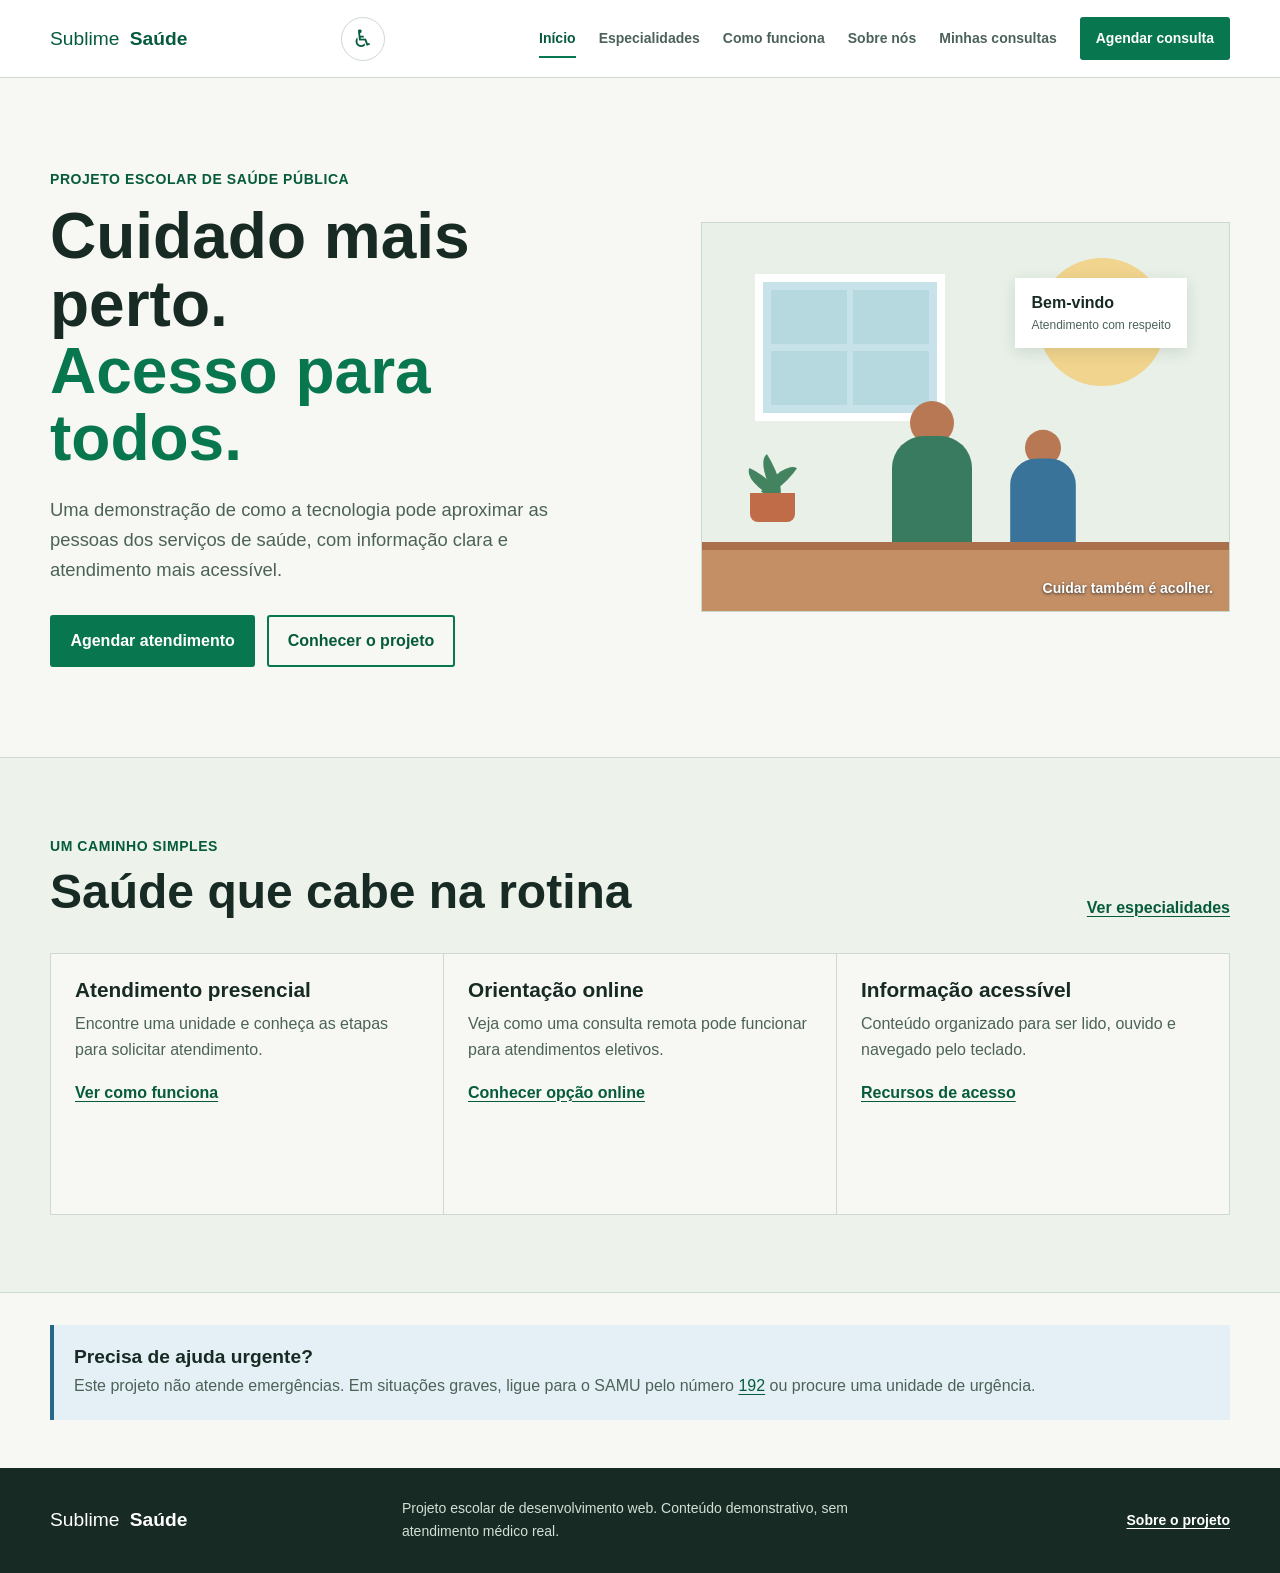
<file: index.html>
<!doctype html>
<html lang="pt-BR">
<head>
    <meta charset="utf-8">
    <meta name="viewport" content="width=device-width, initial-scale=1">
    <meta name="description" content="Conheça o projeto escolar Sublime Saúde e suas formas demonstrativas de atendimento.">
    <title>Início | Sublime Saúde</title>
    <link rel="stylesheet" href="assets/css/style.css">
    <script src="assets/js/app.js" defer></script>
</head>
<body>
    <a class="skip-link" href="#conteudo">Pular para o conteúdo</a>
    <header class="site-header">
        <a class="brand" href="index.html" aria-label="Sublime Saúde, início">Sublime <strong>Saúde</strong></a>
        <div class="accessibility-widget" data-accessibility-widget>
            <button class="accessibility-toggle" type="button" aria-label="Abrir opções de acessibilidade" aria-expanded="false" aria-controls="painel-acessibilidade" data-accessibility-toggle><span aria-hidden="true">♿︎</span></button>
            <section class="accessibility-panel" id="painel-acessibilidade" aria-label="Opções de acessibilidade" data-accessibility-panel hidden>
                <h2>Opções de acessibilidade</h2>
                <button class="utility-button" type="button" data-action="speak">Ouvir página</button>
                <button class="utility-button" type="button" data-action="stop-speaking">Parar leitura</button>
                <button class="utility-button" type="button" data-action="text-size" aria-pressed="false">Aumentar texto</button>
                <button class="utility-button" type="button" data-action="contrast" aria-pressed="false">Alto contraste</button>
            </section>
            <span class="sr-only" data-accessibility-status role="status" aria-live="polite"></span>
        </div>
        <button class="menu-toggle" type="button" aria-label="Abrir menu" aria-expanded="false" aria-controls="navegacao-principal" data-menu-toggle>Menu</button>
        <nav class="site-nav" id="navegacao-principal" aria-label="Navegacao principal" data-site-nav>
            <a href="index.html" aria-current="page">Início</a>
            <a href="especialidades.html">Especialidades</a>
            <a href="como-funciona.html">Como funciona</a>
            <a href="sobre-nos.html">Sobre nós</a>
            <a href="minhas-consultas.html">Minhas consultas</a>
            <a class="nav-cta" href="agendar-consulta.html">Agendar consulta</a>
        </nav>
    </header>

    <main id="conteudo">
        <section class="hero section-wrap">
            <div class="hero-copy">
                <p class="eyebrow">Projeto escolar de saúde pública</p>
                <h1>Cuidado mais perto.<br><span>Acesso para todos.</span></h1>
                <p class="hero-intro">Uma demonstração de como a tecnologia pode aproximar as pessoas dos serviços de saúde, com informação clara e atendimento mais acessível.</p>
                <div class="button-row">
                    <a class="button button-primary" href="agendar-consulta.html">Agendar atendimento</a>
                    <a class="button button-secondary" href="como-funciona.html">Conhecer o projeto</a>
                </div>
            </div>
            <div class="hero-art" role="img" aria-label="Ilustração de uma unidade de saúde com uma equipe pronta para acolher pacientes">
                <div class="art-sun" aria-hidden="true"></div>
                <div class="art-window" aria-hidden="true"><span></span><span></span><span></span><span></span></div>
                <div class="art-plant" aria-hidden="true"><i></i><i></i><i></i><b></b></div>
                <div class="art-person art-person-one" aria-hidden="true"><span></span><i></i></div>
                <div class="art-person art-person-two" aria-hidden="true"><span></span><i></i></div>
                <div class="art-counter" aria-hidden="true"></div>
                <div class="art-sign"><span><strong>Bem-vindo</strong><small>Atendimento com respeito</small></span></div>
                <p class="art-caption">Cuidar também é acolher.</p>
            </div>
        </section>

        <section class="section-band" aria-labelledby="servicos-titulo">
            <div class="section-wrap">
                <div class="section-heading">
                      <div><p class="eyebrow">Um caminho simples</p><h2 id="servicos-titulo">Saúde que cabe na rotina</h2></div>
                      <a class="text-link" href="especialidades.html">Ver especialidades</a>
                </div>
                <div class="service-grid">
                    <article class="service-item">
                        <h3>Atendimento presencial</h3><p>Encontre uma unidade e conheça as etapas para solicitar atendimento.</p>
                        <a href="agendar-consulta.html?modalidade=presencial">Ver como funciona</a>
                    </article>
                    <article class="service-item">
                        <h3>Orientação online</h3><p>Veja como uma consulta remota pode funcionar para atendimentos eletivos.</p>
                        <a href="agendar-consulta.html?modalidade=online">Conhecer opção online</a>
                    </article>
                    <article class="service-item">
                        <h3>Informação acessível</h3><p>Conteúdo organizado para ser lido, ouvido e navegado pelo teclado.</p>
                        <a href="como-funciona.html#acessibilidade">Recursos de acesso</a>
                    </article>
                </div>
            </div>
        </section>

        <section class="emergency section-wrap" aria-labelledby="emergencia-titulo">
            <div><h2 id="emergencia-titulo">Precisa de ajuda urgente?</h2><p>Este projeto não atende emergências. Em situações graves, ligue para o SAMU pelo número <a href="tel:192">192</a> ou procure uma unidade de urgência.</p></div>
        </section>
    </main>

    <footer class="site-footer">
        <div class="footer-inner"><a class="brand footer-brand" href="index.html">Sublime <strong>Saúde</strong></a><p>Projeto escolar de desenvolvimento web. Conteúdo demonstrativo, sem atendimento médico real.</p><a href="sobre-nos.html#projeto">Sobre o projeto</a></div>
    </footer>
</body>
</html>
</file>
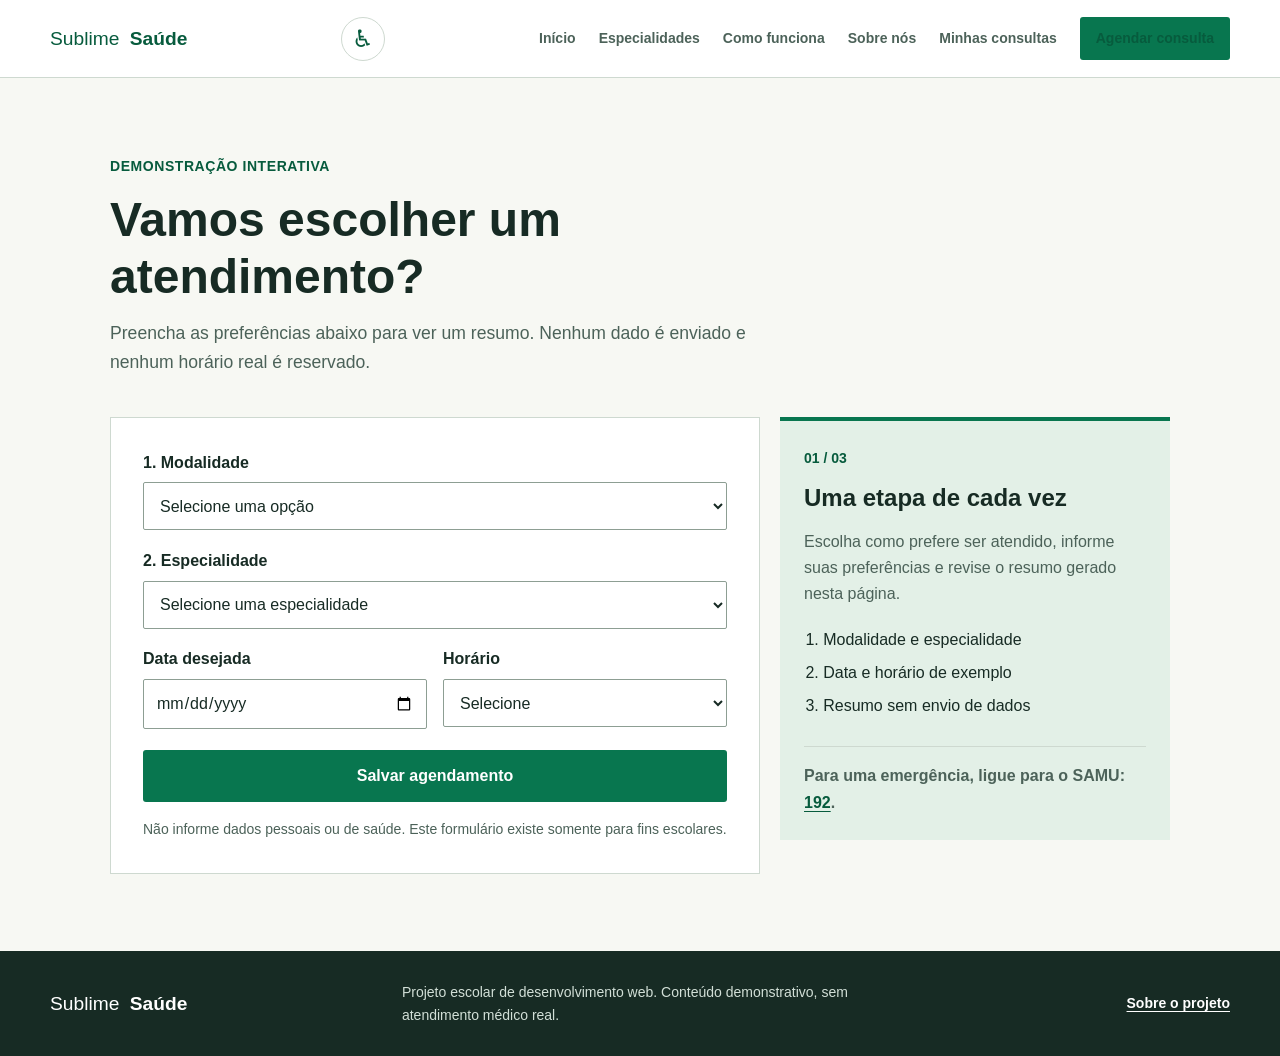
<file: agendar-consulta.html>
<!doctype html>
<html lang="pt-BR">
<head>
  <meta charset="utf-8">
  <meta name="viewport" content="width=device-width, initial-scale=1">
  <meta name="description" content="Simule as etapas de escolha de um atendimento no projeto escolar Sublime Saúde.">
  <title>Agendar consulta | Sublime Saúde</title>
  <link rel="stylesheet" href="assets/css/style.css">
  <script src="assets/js/app.js" defer></script>
</head>
<body>
  <a class="skip-link" href="#conteudo">Pular para o conteúdo</a>
  <header class="site-header">
    <a class="brand" href="index.html" aria-label="Sublime Saúde, início">Sublime <strong>Saúde</strong></a>
    <div class="accessibility-widget" data-accessibility-widget>
      <button class="accessibility-toggle" type="button" aria-label="Abrir opções de acessibilidade" aria-expanded="false" aria-controls="painel-acessibilidade" data-accessibility-toggle><span aria-hidden="true">♿︎</span></button>
      <section class="accessibility-panel" id="painel-acessibilidade" aria-label="Opções de acessibilidade" data-accessibility-panel hidden>
        <h2>Opções de acessibilidade</h2>
        <button class="utility-button" type="button" data-action="speak">Ouvir página</button><button class="utility-button" type="button" data-action="stop-speaking">Parar leitura</button><button class="utility-button" type="button" data-action="text-size" aria-pressed="false">Aumentar texto</button><button class="utility-button" type="button" data-action="contrast" aria-pressed="false">Alto contraste</button>
      </section>
      <span class="sr-only" data-accessibility-status role="status" aria-live="polite"></span>
    </div>
    <button class="menu-toggle" type="button" aria-label="Abrir menu" aria-expanded="false" aria-controls="navegacao-principal" data-menu-toggle>Menu</button>
    <nav class="site-nav" id="navegacao-principal" aria-label="Navegação principal" data-site-nav><a href="index.html">Início</a><a href="especialidades.html">Especialidades</a><a href="como-funciona.html">Como funciona</a><a href="sobre-nos.html">Sobre nós</a><a href="minhas-consultas.html">Minhas consultas</a><a class="nav-cta" href="agendar-consulta.html" aria-current="page">Agendar consulta</a></nav>
  </header>
  <main id="conteudo" class="page-main booking-main">
    <header class="page-heading"><p class="eyebrow">Demonstração interativa</p><h1>Vamos escolher um atendimento?</h1><p>Preencha as preferências abaixo para ver um resumo. Nenhum dado é enviado e nenhum horário real é reservado.</p></header>
    <div class="booking-layout">
      <form class="booking-form" id="appointment-form">
        <div class="form-field"><label for="modalidade">1. Modalidade</label><select id="modalidade" name="modalidade" required><option value="">Selecione uma opção</option><option value="presencial">Presencial</option><option value="online">Online</option></select></div>
        <div class="form-field"><label for="especialidade">2. Especialidade</label><select id="especialidade" name="especialidade" required><option value="">Selecione uma especialidade</option><option>Clínica geral</option><option>Cardiologia</option><option>Pediatria</option><option>Dermatologia</option><option>Psicologia</option><option>Oftalmologia</option></select></div>
        <div class="form-field" id="unit-field" hidden><label for="unidade">3. Unidade de exemplo</label><select id="unidade" name="unidade"><option value="">Selecione uma unidade</option><option>Unidade Central (exemplo)</option><option>Unidade Jardim (exemplo)</option></select></div>
        <div class="form-row"><div class="form-field"><label for="data">Data desejada</label><input id="data" name="data" type="date" required></div><div class="form-field"><label for="horario">Horário</label><select id="horario" name="horario" required><option value="">Selecione</option><option>09:00</option><option>10:30</option><option>13:30</option><option>15:00</option></select></div></div>
        <button class="button button-primary form-submit" type="submit">Salvar agendamento</button>
        <p class="form-footnote">Não informe dados pessoais ou de saúde. Este formulário existe somente para fins escolares.</p>
      </form>
      <aside class="booking-aside"><span class="aside-index">01 / 03</span><h2>Uma etapa de cada vez</h2><p>Escolha como prefere ser atendido, informe suas preferências e revise o resumo gerado nesta página.</p><ol><li>Modalidade e especialidade</li><li>Data e horário de exemplo</li><li>Resumo sem envio de dados</li></ol><p class="aside-note">Para uma emergência, ligue para o SAMU: <a href="tel:192">192</a>.</p></aside>
    </div>
    <section class="confirmation" id="confirmation" tabindex="-1" hidden aria-labelledby="confirmation-title" aria-live="polite"><div><h2 id="confirmation-title">Agendamento salvo neste navegador</h2><p id="confirmation-summary"></p><p class="confirmation-note">É uma simulação local; nenhuma consulta foi reservada por um serviço de saúde. <a href="minhas-consultas.html">Ver minhas consultas</a></p></div></section>
  </main>
  <footer class="site-footer"><div class="footer-inner"><a class="brand footer-brand" href="index.html">Sublime <strong>Saúde</strong></a><p>Projeto escolar de desenvolvimento web. Conteúdo demonstrativo, sem atendimento médico real.</p><a href="sobre-nos.html#projeto">Sobre o projeto</a></div></footer>
</body>
</html>
</file>
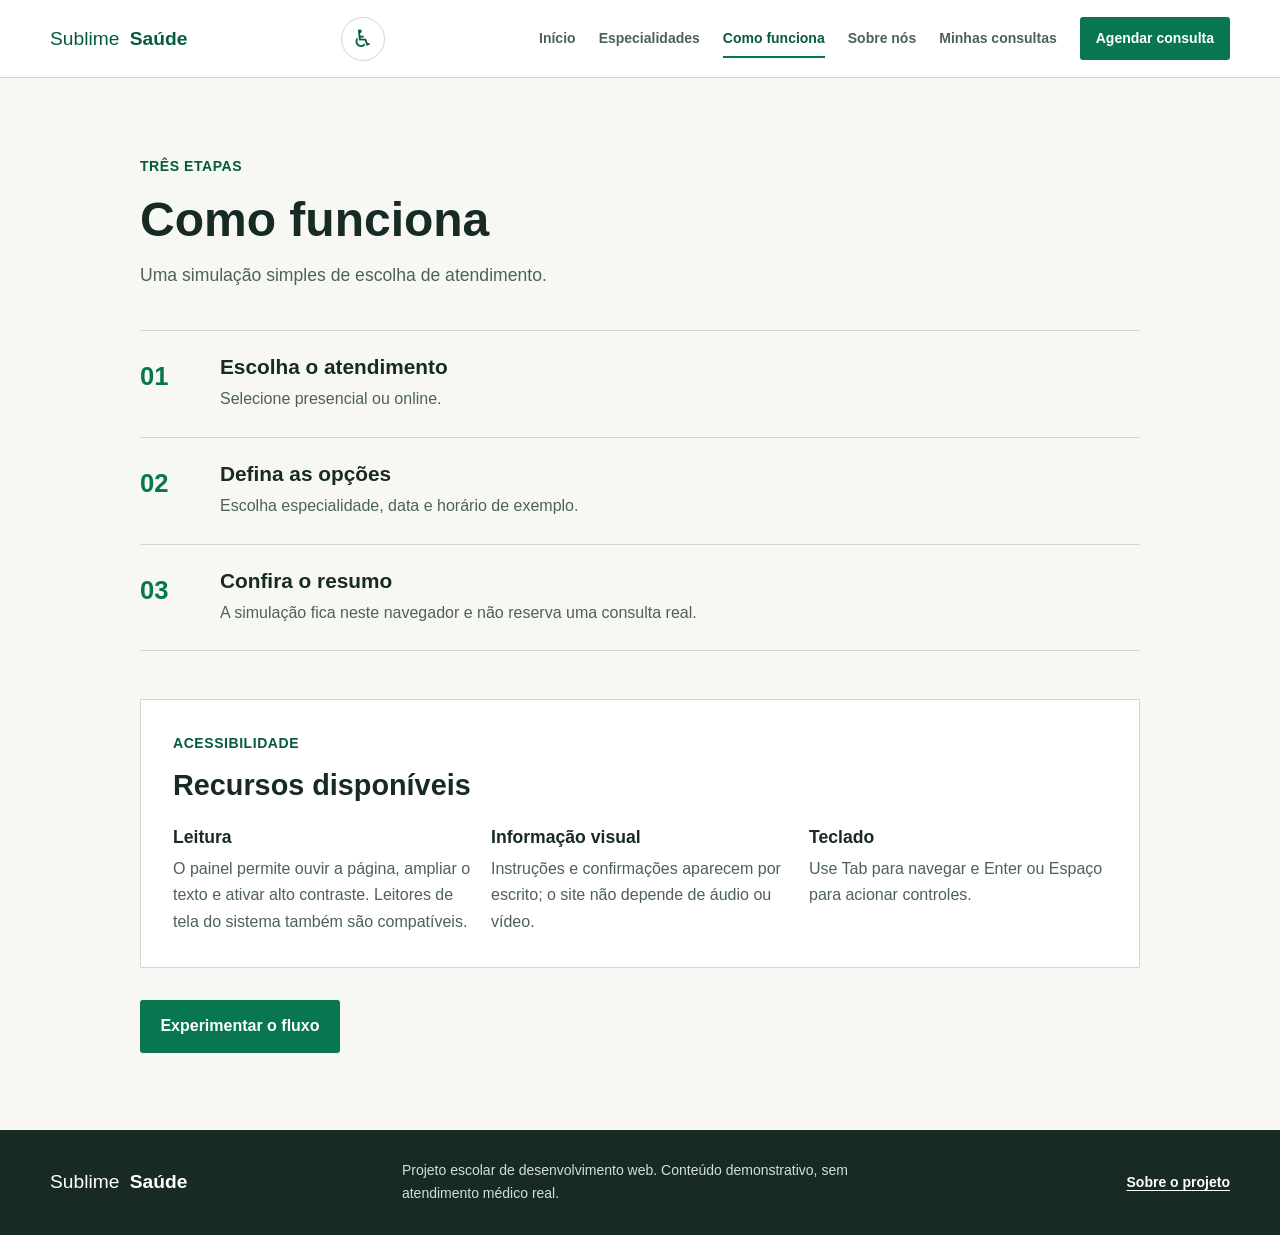
<file: como-funciona.html>
<!doctype html>
<html lang="pt-BR">
<head>
  <meta charset="utf-8">
  <meta name="viewport" content="width=device-width, initial-scale=1">
  <meta name="description" content="Entenda como funciona a demonstração de agendamento do projeto Sublime Saúde.">
  <title>Como funciona | Sublime Saúde</title>
  <link rel="stylesheet" href="assets/css/style.css">
  <script src="assets/js/app.js" defer></script>
</head>
<body>
  <a class="skip-link" href="#conteudo">Pular para o conteúdo</a>
  <header class="site-header">
    <a class="brand" href="index.html" aria-label="Sublime Saúde, início">Sublime <strong>Saúde</strong></a>
    <div class="accessibility-widget" data-accessibility-widget>
      <button class="accessibility-toggle" type="button" aria-label="Abrir opções de acessibilidade" aria-expanded="false" aria-controls="painel-acessibilidade" data-accessibility-toggle><span aria-hidden="true">♿︎</span></button>
      <section class="accessibility-panel" id="painel-acessibilidade" aria-label="Opções de acessibilidade" data-accessibility-panel hidden>
        <h2>Opções de acessibilidade</h2>
        <button class="utility-button" type="button" data-action="speak">Ouvir página</button><button class="utility-button" type="button" data-action="stop-speaking">Parar leitura</button><button class="utility-button" type="button" data-action="text-size" aria-pressed="false">Aumentar texto</button><button class="utility-button" type="button" data-action="contrast" aria-pressed="false">Alto contraste</button>
      </section>
      <span class="sr-only" data-accessibility-status role="status" aria-live="polite"></span>
    </div>
    <button class="menu-toggle" type="button" aria-label="Abrir menu" aria-expanded="false" aria-controls="navegacao-principal" data-menu-toggle>Menu</button>
    <nav class="site-nav" id="navegacao-principal" aria-label="Navegação principal" data-site-nav><a href="index.html">Início</a><a href="especialidades.html">Especialidades</a><a href="como-funciona.html" aria-current="page">Como funciona</a><a href="sobre-nos.html">Sobre nós</a><a href="minhas-consultas.html">Minhas consultas</a><a class="nav-cta" href="agendar-consulta.html">Agendar consulta</a></nav>
  </header>
  <main id="conteudo" class="page-main">
    <header class="page-heading"><p class="eyebrow">Três etapas</p><h1>Como funciona</h1><p>Uma simulação simples de escolha de atendimento.</p></header>
    <ol class="steps-list">
      <li><span class="step-number">01</span><div><h2>Escolha o atendimento</h2><p>Selecione presencial ou online.</p></div></li>
      <li><span class="step-number">02</span><div><h2>Defina as opções</h2><p>Escolha especialidade, data e horário de exemplo.</p></div></li>
      <li><span class="step-number">03</span><div><h2>Confira o resumo</h2><p>A simulação fica neste navegador e não reserva uma consulta real.</p></div></li>
    </ol>
    <section class="accessibility-explainer" id="acessibilidade" aria-labelledby="acessibilidade-titulo">
      <p class="eyebrow">Acessibilidade</p><h2 id="acessibilidade-titulo">Recursos disponíveis</h2>
      <div class="accessibility-grid">
        <article><h3>Leitura</h3><p>O painel permite ouvir a página, ampliar o texto e ativar alto contraste. Leitores de tela do sistema também são compatíveis.</p></article>
        <article><h3>Informação visual</h3><p>Instruções e confirmações aparecem por escrito; o site não depende de áudio ou vídeo.</p></article>
        <article><h3>Teclado</h3><p>Use Tab para navegar e Enter ou Espaço para acionar controles.</p></article>
      </div>
    </section>
    <div class="page-action"><a class="button button-primary" href="agendar-consulta.html">Experimentar o fluxo</a></div>
  </main>
  <footer class="site-footer"><div class="footer-inner"><a class="brand footer-brand" href="index.html">Sublime <strong>Saúde</strong></a><p>Projeto escolar de desenvolvimento web. Conteúdo demonstrativo, sem atendimento médico real.</p><a href="sobre-nos.html#projeto">Sobre o projeto</a></div></footer>
</body>
</html>
</file>
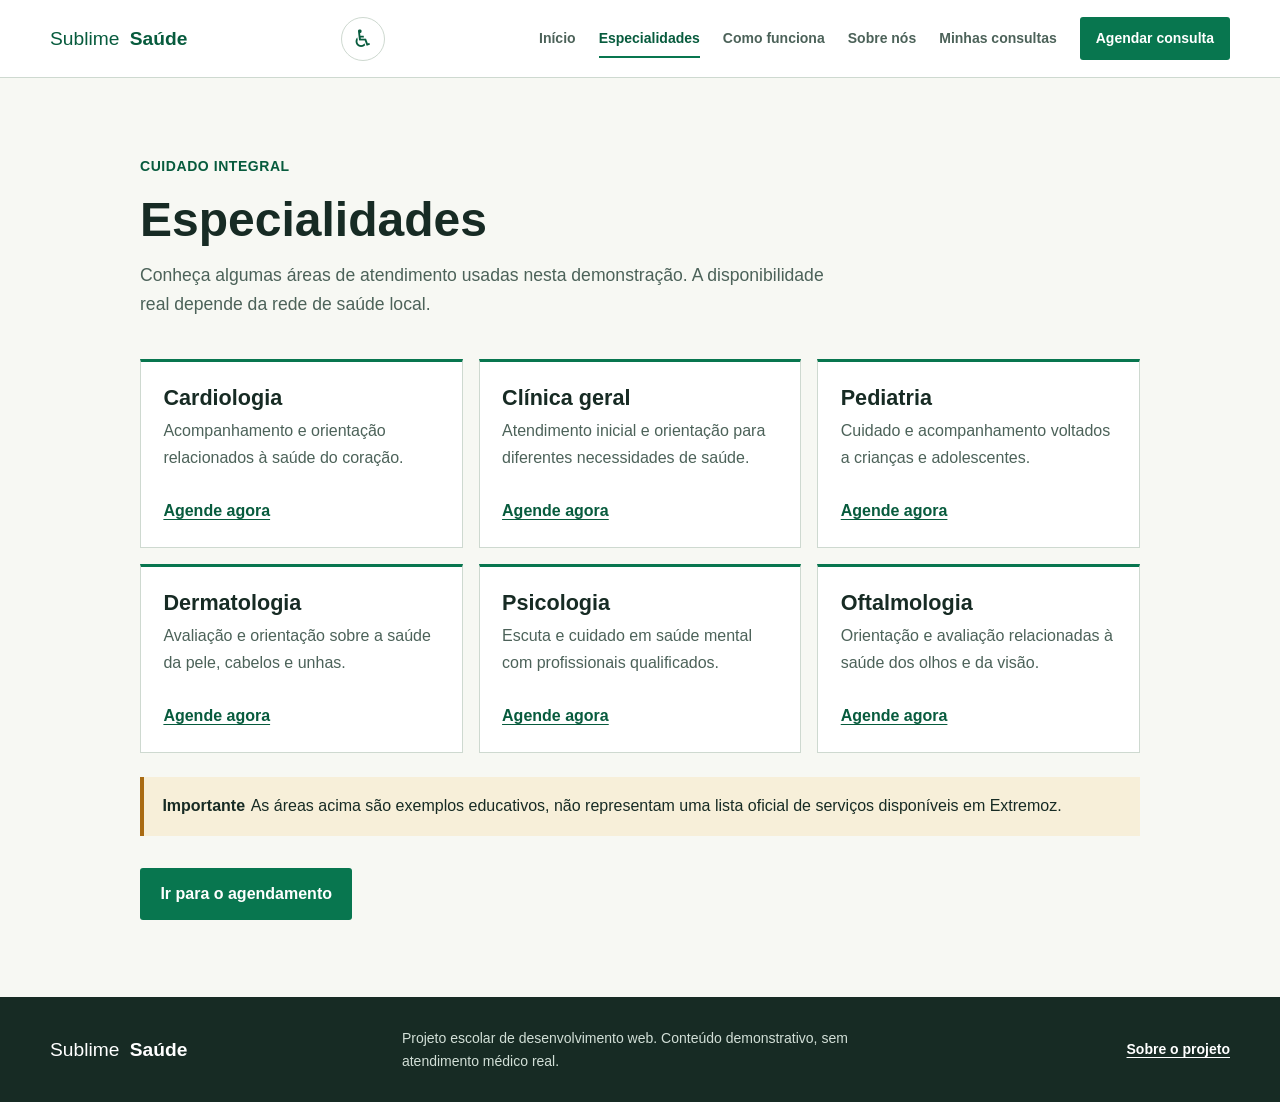
<file: especialidades.html>
<!doctype html>
<html lang="pt-BR">
<head>
  <meta charset="utf-8">
  <meta name="viewport" content="width=device-width, initial-scale=1">
  <meta name="description" content="Conheça as especialidades apresentadas pelo projeto escolar Sublime Saúde.">
  <title>Especialidades | Sublime Saúde</title>
  <link rel="stylesheet" href="assets/css/style.css">
  <script src="assets/js/app.js" defer></script>
</head>
<body>
  <a class="skip-link" href="#conteudo">Pular para o conteúdo</a>
  <header class="site-header">
    <a class="brand" href="index.html" aria-label="Sublime Saúde, início">Sublime <strong>Saúde</strong></a>
    <div class="accessibility-widget" data-accessibility-widget>
      <button class="accessibility-toggle" type="button" aria-label="Abrir opções de acessibilidade" aria-expanded="false" aria-controls="painel-acessibilidade" data-accessibility-toggle><span aria-hidden="true">♿︎</span></button>
      <section class="accessibility-panel" id="painel-acessibilidade" aria-label="Opções de acessibilidade" data-accessibility-panel hidden>
        <h2>Opções de acessibilidade</h2>
        <button class="utility-button" type="button" data-action="speak">Ouvir página</button><button class="utility-button" type="button" data-action="stop-speaking">Parar leitura</button><button class="utility-button" type="button" data-action="text-size" aria-pressed="false">Aumentar texto</button><button class="utility-button" type="button" data-action="contrast" aria-pressed="false">Alto contraste</button>
      </section>
      <span class="sr-only" data-accessibility-status role="status" aria-live="polite"></span>
    </div>
    <button class="menu-toggle" type="button" aria-label="Abrir menu" aria-expanded="false" aria-controls="navegacao-principal" data-menu-toggle>Menu</button>
    <nav class="site-nav" id="navegacao-principal" aria-label="Navegação principal" data-site-nav><a href="index.html">Início</a><a href="especialidades.html" aria-current="page">Especialidades</a><a href="como-funciona.html">Como funciona</a><a href="sobre-nos.html">Sobre nós</a><a href="minhas-consultas.html">Minhas consultas</a><a class="nav-cta" href="agendar-consulta.html">Agendar consulta</a></nav>
  </header>
  <main id="conteudo" class="page-main">
    <header class="page-heading"><p class="eyebrow">Cuidado integral</p><h1>Especialidades</h1><p>Conheça algumas áreas de atendimento usadas nesta demonstração. A disponibilidade real depende da rede de saúde local.</p></header>
    <section class="specialty-grid" aria-label="Areas de atendimento">
      <article class="specialty-card"><h2>Cardiologia</h2><p>Acompanhamento e orientação relacionados à saúde do coração.</p><a class="text-link" href="agendar-consulta.html?especialidade=Cardiologia">Agende agora</a></article>
      <article class="specialty-card"><h2>Clínica geral</h2><p>Atendimento inicial e orientação para diferentes necessidades de saúde.</p><a class="text-link" href="agendar-consulta.html?especialidade=Cl%C3%ADnica%20geral">Agende agora</a></article>
      <article class="specialty-card"><h2>Pediatria</h2><p>Cuidado e acompanhamento voltados a crianças e adolescentes.</p><a class="text-link" href="agendar-consulta.html?especialidade=Pediatria">Agende agora</a></article>
      <article class="specialty-card"><h2>Dermatologia</h2><p>Avaliação e orientação sobre a saúde da pele, cabelos e unhas.</p><a class="text-link" href="agendar-consulta.html?especialidade=Dermatologia">Agende agora</a></article>
      <article class="specialty-card"><h2>Psicologia</h2><p>Escuta e cuidado em saúde mental com profissionais qualificados.</p><a class="text-link" href="agendar-consulta.html?especialidade=Psicologia">Agende agora</a></article>
      <article class="specialty-card"><h2>Oftalmologia</h2><p>Orientação e avaliação relacionadas à saúde dos olhos e da visão.</p><a class="text-link" href="agendar-consulta.html?especialidade=Oftalmologia">Agende agora</a></article>
    </section>
    <aside class="notice"><strong>Importante</strong><p>As áreas acima são exemplos educativos, não representam uma lista oficial de serviços disponíveis em Extremoz.</p></aside>
    <div class="page-action"><a class="button button-primary" href="agendar-consulta.html">Ir para o agendamento</a></div>
  </main>
  <footer class="site-footer"><div class="footer-inner"><a class="brand footer-brand" href="index.html">Sublime <strong>Saúde</strong></a><p>Projeto escolar de desenvolvimento web. Conteúdo demonstrativo, sem atendimento médico real.</p><a href="sobre-nos.html#projeto">Sobre o projeto</a></div></footer>
</body>
</html>
</file>
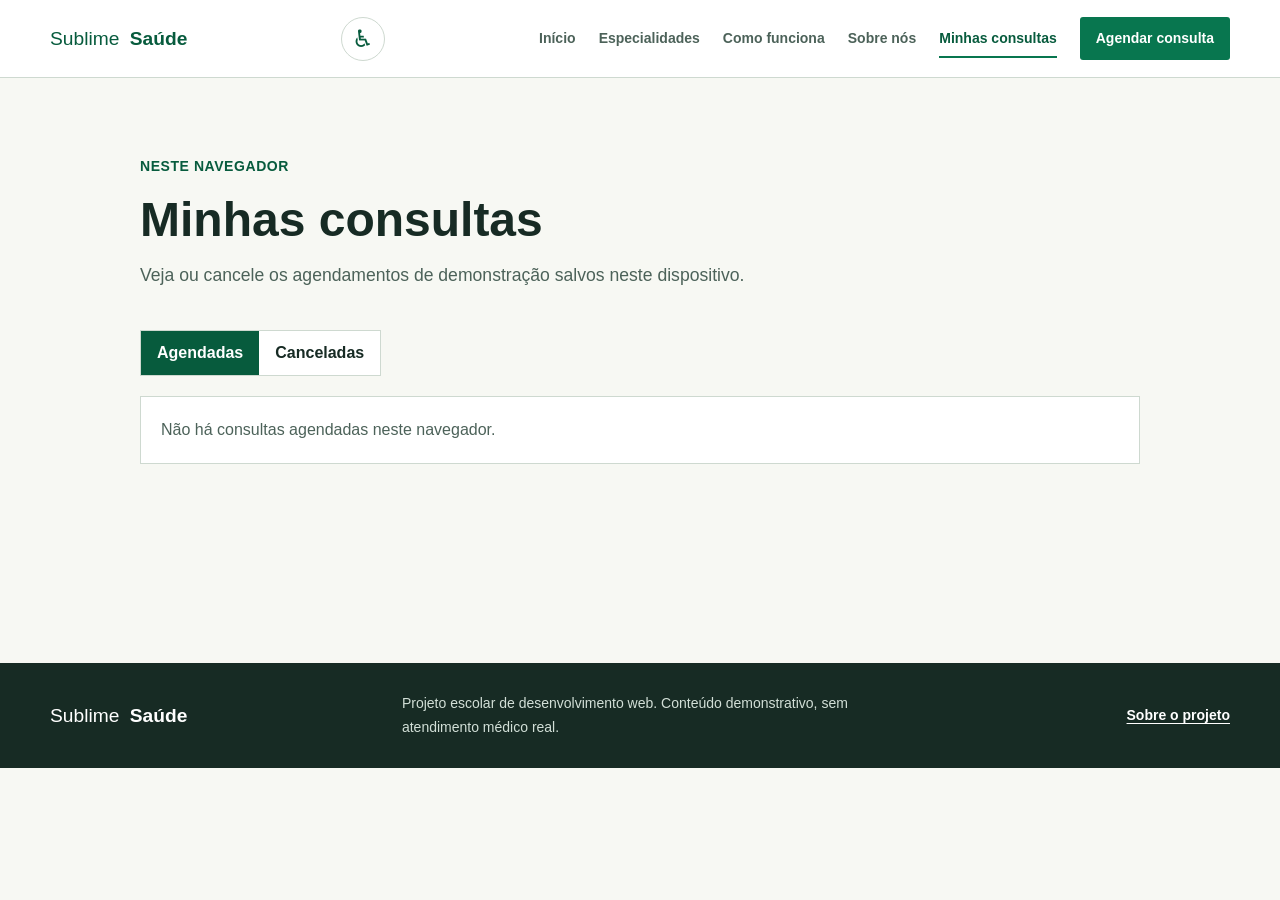
<file: minhas-consultas.html>
<!doctype html>
<html lang="pt-BR">
<head>
  <meta charset="utf-8">
  <meta name="viewport" content="width=device-width, initial-scale=1">
  <meta name="description" content="Consulte e cancele as simulações de agendamento guardadas neste navegador.">
  <title>Minhas consultas | Sublime Saúde</title>
  <link rel="stylesheet" href="assets/css/style.css">
  <script src="assets/js/app.js" defer></script>
</head>
<body>
  <a class="skip-link" href="#conteudo">Pular para o conteúdo</a>
  <header class="site-header">
    <a class="brand" href="index.html" aria-label="Sublime Saúde, início">Sublime <strong>Saúde</strong></a>
    <div class="accessibility-widget" data-accessibility-widget>
      <button class="accessibility-toggle" type="button" aria-label="Abrir opções de acessibilidade" aria-expanded="false" aria-controls="painel-acessibilidade" data-accessibility-toggle><span aria-hidden="true">♿︎</span></button>
      <section class="accessibility-panel" id="painel-acessibilidade" aria-label="Opções de acessibilidade" data-accessibility-panel hidden>
        <h2>Opções de acessibilidade</h2>
        <button class="utility-button" type="button" data-action="speak">Ouvir página</button>
        <button class="utility-button" type="button" data-action="stop-speaking">Parar leitura</button>
        <button class="utility-button" type="button" data-action="text-size" aria-pressed="false">Aumentar texto</button>
        <button class="utility-button" type="button" data-action="contrast" aria-pressed="false">Alto contraste</button>
      </section>
      <span class="sr-only" data-accessibility-status role="status" aria-live="polite"></span>
    </div>
    <button class="menu-toggle" type="button" aria-label="Abrir menu" aria-expanded="false" aria-controls="navegacao-principal" data-menu-toggle>Menu</button>
    <nav class="site-nav" id="navegacao-principal" aria-label="Navegação principal" data-site-nav>
      <a href="index.html">Início</a>
      <a href="especialidades.html">Especialidades</a>
      <a href="como-funciona.html">Como funciona</a>
      <a href="sobre-nos.html">Sobre nós</a>
      <a href="minhas-consultas.html" aria-current="page">Minhas consultas</a>
      <a class="nav-cta" href="agendar-consulta.html">Agendar consulta</a>
    </nav>
  </header>
  <main id="conteudo" class="page-main">
    <header class="page-heading">
      <p class="eyebrow">Neste navegador</p>
      <h1>Minhas consultas</h1>
      <p>Veja ou cancele os agendamentos de demonstração salvos neste dispositivo.</p>
    </header>
    <div class="consultation-filters" role="group" aria-label="Filtrar consultas">
      <button type="button" data-appointment-filter="agendada" aria-pressed="true">Agendadas</button>
      <button type="button" data-appointment-filter="cancelada" aria-pressed="false">Canceladas</button>
    </div>
    <section class="consultation-list" data-consultation-list aria-live="polite"></section>
  </main>
  <footer class="site-footer">
    <div class="footer-inner"><a class="brand footer-brand" href="index.html">Sublime <strong>Saúde</strong></a><p>Projeto escolar de desenvolvimento web. Conteúdo demonstrativo, sem atendimento médico real.</p><a href="sobre-nos.html#projeto">Sobre o projeto</a></div>
  </footer>
</body>
</html>
</file>
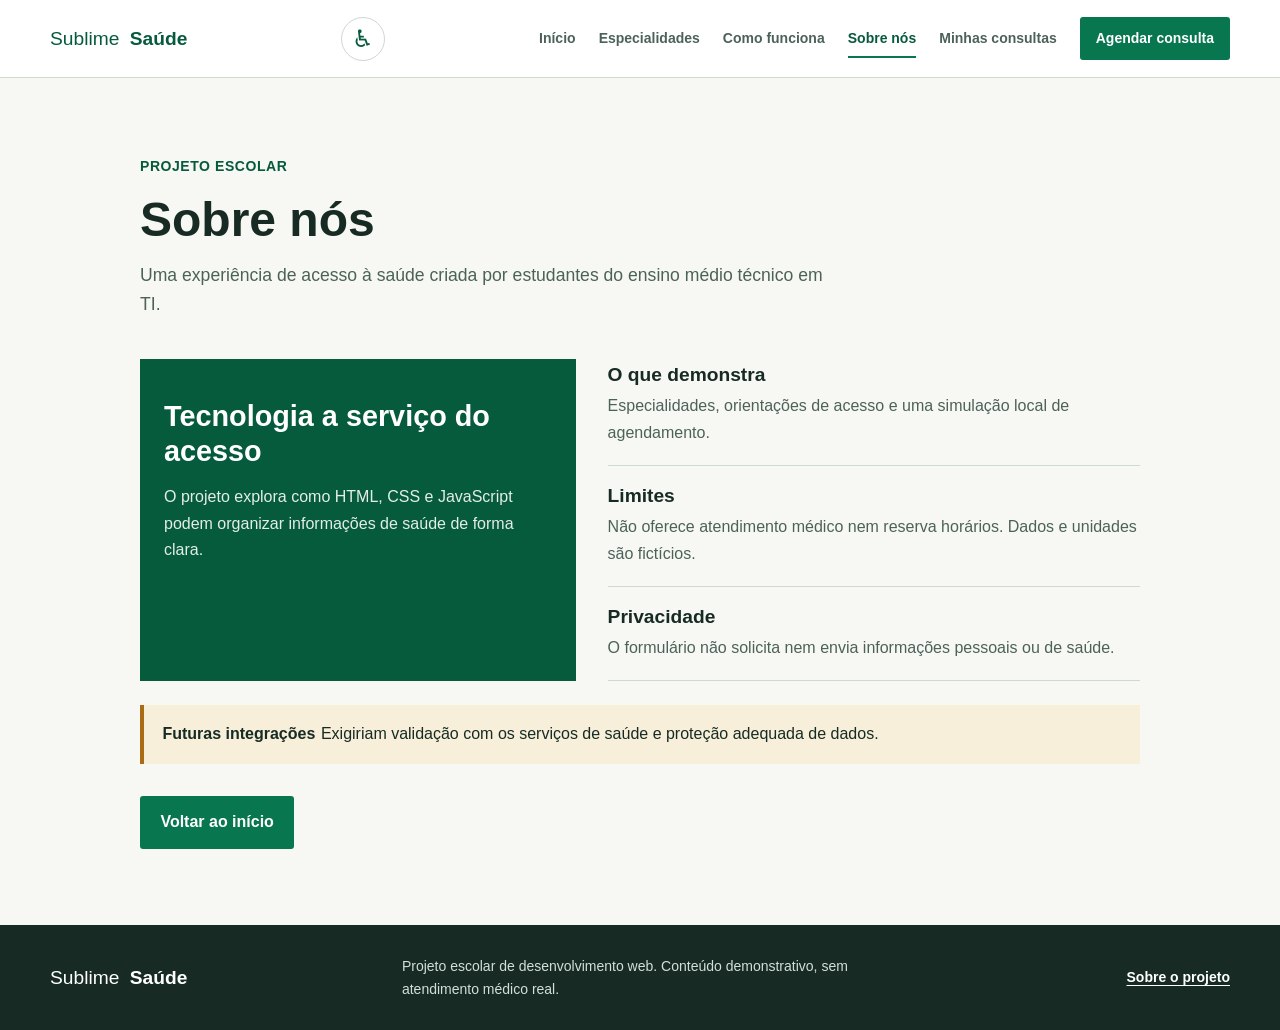
<file: sobre-nos.html>
<!doctype html>
<html lang="pt-BR">
<head>
  <meta charset="utf-8">
  <meta name="viewport" content="width=device-width, initial-scale=1">
  <meta name="description" content="Conheça a proposta escolar do Sublime Saúde, um protótipo de acesso digital a informações de saúde.">
  <title>Sobre nós | Sublime Saúde</title>
  <link rel="stylesheet" href="assets/css/style.css">
  <script src="assets/js/app.js" defer></script>
</head>
<body>
  <a class="skip-link" href="#conteudo">Pular para o conteúdo</a>
  <header class="site-header">
    <a class="brand" href="index.html" aria-label="Sublime Saúde, início">Sublime <strong>Saúde</strong></a>
      <div class="accessibility-widget" data-accessibility-widget>
        <button class="accessibility-toggle" type="button" aria-label="Abrir opções de acessibilidade" aria-expanded="false" aria-controls="painel-acessibilidade" data-accessibility-toggle><span aria-hidden="true">♿︎</span></button>
        <section class="accessibility-panel" id="painel-acessibilidade" aria-label="Opções de acessibilidade" data-accessibility-panel hidden>
          <h2>Opções de acessibilidade</h2>
          <button class="utility-button" type="button" data-action="speak">Ouvir página</button><button class="utility-button" type="button" data-action="stop-speaking">Parar leitura</button><button class="utility-button" type="button" data-action="text-size" aria-pressed="false">Aumentar texto</button><button class="utility-button" type="button" data-action="contrast" aria-pressed="false">Alto contraste</button>
        </section>
        <span class="sr-only" data-accessibility-status role="status" aria-live="polite"></span>
      </div>
      <button class="menu-toggle" type="button" aria-label="Abrir menu" aria-expanded="false" aria-controls="navegacao-principal" data-menu-toggle>Menu</button>
      <nav class="site-nav" id="navegacao-principal" aria-label="Navegação principal" data-site-nav><a href="index.html">Início</a><a href="especialidades.html">Especialidades</a><a href="como-funciona.html">Como funciona</a><a href="sobre-nos.html" aria-current="page">Sobre nós</a><a href="minhas-consultas.html">Minhas consultas</a><a class="nav-cta" href="agendar-consulta.html">Agendar consulta</a></nav>
  </header>
  <main id="conteudo" class="page-main">
    <header class="page-heading"><p class="eyebrow">Projeto escolar</p><h1>Sobre nós</h1><p>Uma experiência de acesso à saúde criada por estudantes do ensino médio técnico em TI.</p></header>
    <section class="about-layout" id="projeto"><div class="about-lead"><h2>Tecnologia a serviço do acesso</h2><p>O projeto explora como HTML, CSS e JavaScript podem organizar informações de saúde de forma clara.</p></div><div class="about-details"><article><h3>O que demonstra</h3><p>Especialidades, orientações de acesso e uma simulação local de agendamento.</p></article><article><h3>Limites</h3><p>Não oferece atendimento médico nem reserva horários. Dados e unidades são fictícios.</p></article><article id="contato"><h3>Privacidade</h3><p>O formulário não solicita nem envia informações pessoais ou de saúde.</p></article></div></section>
    <aside class="notice"><strong>Futuras integrações</strong><p>Exigiriam validação com os serviços de saúde e proteção adequada de dados.</p></aside>
    <div class="page-action"><a class="button button-primary" href="index.html">Voltar ao início</a></div>
  </main>
  <footer class="site-footer"><div class="footer-inner"><a class="brand footer-brand" href="index.html">Sublime <strong>Saúde</strong></a><p>Projeto escolar de desenvolvimento web. Conteúdo demonstrativo, sem atendimento médico real.</p><a href="sobre-nos.html#projeto">Sobre o projeto</a></div></footer>
</body>
</html>
</file>
<file: assets/css/style.css>
@charset "UTF-8";

:root {
  color-scheme: light;
  --ink: #172b24;
  --muted: #4c6259;
  --green: #08764f;
  --green-dark: #075b3d;
  --green-soft: #e3f0e7;
  --blue: #27678a;
  --blue-soft: #e4f0f5;
  --gold: #a96b13;
  --gold-soft: #f7efd9;
  --paper: #f7f8f3;
  --white: #ffffff;
  --line: #ced9d0;
  --focus: #f0a923;
  --body-size: 1rem;
  --small-size: 0.875rem;
  font-family: "Trebuchet MS", "Segoe UI", sans-serif;
  font-synthesis: none;
  text-rendering: optimizeLegibility;
}

* { box-sizing: border-box; }
html { scroll-behavior: smooth; }
body { margin: 0; background: var(--paper); color: var(--ink); font-size: var(--body-size); line-height: 1.65; }
body.text-large { --body-size: 1.2rem; --small-size: 1rem; }
body.high-contrast { --ink: #000000; --muted: #222222; --green: #005b26; --green-dark: #003d18; --green-soft: #e5ffe9; --blue: #003d75; --blue-soft: #e5f1ff; --gold: #704000; --gold-soft: #fff3c7; --paper: #ffffff; --white: #ffffff; --line: #333333; --focus: #ffb000; }
a { color: var(--green-dark); text-underline-offset: 0.2em; }
a:hover { color: var(--blue); }
button, input, select { font: inherit; }
button, a, input, select { -webkit-tap-highlight-color: transparent; }
:focus-visible { outline: 3px solid var(--focus); outline-offset: 3px; }
[hidden] { display: none !important; }
.sr-only { position: absolute; width: 1px; height: 1px; padding: 0; margin: -1px; overflow: hidden; clip: rect(0, 0, 0, 0); white-space: nowrap; border: 0; }
.skip-link { position: absolute; z-index: 10; top: 0.5rem; left: 0.5rem; padding: 0.75rem 1rem; background: var(--ink); color: var(--white); transform: translateY(-160%); }
.skip-link:focus { transform: translateY(0); color: var(--white); }

.accessibility-widget { position: relative; }
.accessibility-toggle { width: 44px; height: 44px; display: grid; place-items: center; border: 1px solid var(--line); border-radius: 50%; background: var(--white); color: var(--green-dark); cursor: pointer; }
.accessibility-toggle span { font-family: "Segoe UI Symbol", sans-serif; font-size: 1.5rem; font-variant-emoji: text; line-height: 1; }
.accessibility-toggle:hover, .accessibility-toggle[aria-expanded="true"] { background: var(--green-soft); }
.accessibility-panel { position: absolute; z-index: 10; top: calc(100% + 0.75rem); right: 0; width: min(19rem, calc(100vw - 2rem)); padding: 1rem; display: grid; gap: 0.5rem; background: var(--white); border: 1px solid var(--line); box-shadow: 0 8px 24px #172b2420; }
.accessibility-panel h2 { margin: 0 0 0.35rem; font-size: 1rem; }
.utility-button { min-height: 42px; padding: 0.55rem 0.7rem; border: 1px solid var(--line); border-radius: 2px; background: var(--white); color: var(--ink); text-align: left; cursor: pointer; font-size: var(--small-size); }
.utility-button:hover, .utility-button[aria-pressed="true"] { background: var(--green-soft); border-color: var(--green); }
.site-header { min-height: 78px; padding: 0 max(1rem, calc((100% - 1180px) / 2)); display: flex; align-items: center; justify-content: space-between; gap: 1.5rem; background: var(--white); border-bottom: 1px solid var(--line); position: relative; z-index: 5; }
.brand { color: var(--green-dark); display: inline-flex; gap: 0.65rem; align-items: center; text-decoration: none; font-size: 1.2rem; font-weight: 500; white-space: nowrap; }
.brand:hover { color: var(--green-dark); }
.brand strong { font-weight: 800; }
.site-nav { display: flex; align-items: center; gap: clamp(0.75rem, 1.8vw, 1.6rem); }
.site-nav a { color: var(--muted); text-decoration: none; font-size: var(--small-size); font-weight: 700; padding: 0.5rem 0; }
.site-nav a:hover, .site-nav a[aria-current="page"] { color: var(--green-dark); }
.site-nav a[aria-current="page"]:not(.nav-cta) { box-shadow: inset 0 -2px var(--green); }
.site-nav .nav-cta { padding: 0.65rem 1rem; background: var(--green); color: var(--white); border-radius: 3px; }
.site-nav .nav-cta:hover { background: var(--green-dark); color: var(--white); }
.menu-toggle { display: none; border: 1px solid var(--line); background: var(--white); color: var(--ink); min-width: 44px; min-height: 44px; cursor: pointer; }

.section-wrap { width: min(1180px, calc(100% - 2rem)); margin-inline: auto; }
.hero { min-height: 555px; padding-block: clamp(3rem, 7vw, 6rem); display: grid; grid-template-columns: 1fr 0.92fr; gap: clamp(2rem, 6vw, 5rem); align-items: center; }
.hero-copy { max-width: 590px; }
.eyebrow { margin: 0 0 0.8rem; color: var(--green-dark); font-size: var(--small-size); font-weight: 800; letter-spacing: 0.04em; text-transform: uppercase; }
h1, h2, h3, p { overflow-wrap: break-word; }
h1, h2, h3 { line-height: 1.2; }
.hero h1 { margin: 0; max-width: 650px; font-size: clamp(2.7rem, 5vw, 4.25rem); letter-spacing: 0; line-height: 1.05; }
.hero h1 span { color: var(--green); }
.hero-intro { max-width: 540px; margin: 1.4rem 0 1.8rem; color: var(--muted); font-size: 1.15rem; }
.button-row { display: flex; flex-wrap: wrap; gap: 0.75rem; }
.button { min-height: 48px; display: inline-flex; justify-content: center; align-items: center; gap: 0.75rem; padding: 0.7rem 1.15rem; border: 2px solid transparent; border-radius: 3px; text-align: center; text-decoration: none; font-weight: 800; cursor: pointer; }
.button-primary { background: var(--green); color: var(--white); }
.button-primary:hover { background: var(--green-dark); color: var(--white); }
.button-secondary { border-color: var(--green); background: transparent; color: var(--green-dark); }
.button-secondary:hover { background: var(--green-soft); color: var(--green-dark); }
.demo-note { margin: 1.2rem 0 0; color: var(--muted); font-size: var(--small-size); }

.hero-art { min-height: 390px; position: relative; overflow: hidden; background: #e8f0e7; border: 1px solid #cbd8cc; isolation: isolate; }
.art-sun { position: absolute; width: 8rem; height: 8rem; right: 12%; top: 9%; border-radius: 50%; background: #f1d48d; }
.art-window { position: absolute; top: 13%; left: 10%; width: 36%; height: 38%; display: grid; grid-template-columns: 1fr 1fr; grid-template-rows: 1fr 1fr; gap: 0.4rem; padding: 0.5rem; border: 0.5rem solid #fff; background: #c8e2ea; }
.art-window span { background: #b6d8df; }
.art-plant { position: absolute; z-index: 2; bottom: 23%; left: 7%; width: 4rem; height: 5.5rem; }
.art-plant i { position: absolute; bottom: 1.4rem; left: 1.55rem; width: 1rem; height: 2.8rem; background: #43835f; border-radius: 100% 0 100% 0; transform: rotate(-32deg); }
.art-plant i:nth-child(2) { transform: rotate(35deg); left: 2rem; height: 2.5rem; }
.art-plant i:nth-child(3) { transform: rotate(-65deg); left: 0.9rem; height: 2.2rem; }
.art-plant b { position: absolute; bottom: 0; left: 0.7rem; width: 2.8rem; height: 1.8rem; background: #c16c49; border-radius: 0 0 0.5rem 0.5rem; }
.art-person { position: absolute; z-index: 3; bottom: 13%; width: 5rem; height: 10rem; }
.art-person span { position: absolute; top: 0; left: 1.15rem; width: 2.75rem; height: 2.75rem; border-radius: 50%; background: #b87853; }
.art-person i { position: absolute; left: 0; bottom: 0; width: 5rem; height: 7.8rem; border-radius: 2rem 2rem 0.2rem 0.2rem; background: #397b60; }
.art-person-one { left: 36%; }
.art-person-two { left: 57%; transform: scale(0.82); transform-origin: bottom; }
.art-person-two i { background: #39739a; }
.art-counter { position: absolute; z-index: 4; right: 0; bottom: 0; width: 100%; height: 18%; background: #c48f65; border-top: 0.5rem solid #a9704b; }
.art-sign { position: absolute; z-index: 5; top: 14%; right: 8%; display: flex; align-items: center; padding: 0.75rem 1rem; background: var(--white); box-shadow: 0 4px 14px #20372a20; }
.art-sign strong, .art-sign small { display: block; }
.art-sign small { color: var(--muted); font-size: 0.75rem; }
.art-caption { position: absolute; z-index: 5; right: 1rem; bottom: 0.7rem; margin: 0; color: #fff; font-size: var(--small-size); font-weight: 700; text-shadow: 0 1px 3px #333; }

.section-band { padding-block: clamp(3rem, 6vw, 5rem); background: #edf2eb; border-block: 1px solid var(--line); }
.section-heading { margin-bottom: 2rem; display: flex; justify-content: space-between; align-items: end; gap: 1rem; }
.section-heading .eyebrow { margin-bottom: 0.35rem; }
.section-heading h2, .page-heading h1 { margin: 0; font-size: clamp(2rem, 4vw, 3rem); }
.text-link { font-weight: 800; text-decoration-thickness: 1px; }
.service-grid { display: grid; grid-template-columns: repeat(3, 1fr); gap: 1px; background: var(--line); border: 1px solid var(--line); }
.service-item { min-height: 260px; position: relative; padding: 1.5rem; background: var(--paper); }
.service-item h3 { margin: 0 0 0.5rem; font-size: 1.3rem; }
.service-item p { min-height: 3.2rem; margin: 0 0 1rem; color: var(--muted); }
.service-item > a { font-weight: 800; }
.emergency { margin-block: 2rem 3rem; padding: 1.25rem; background: var(--blue-soft); border-left: 4px solid var(--blue); }
.emergency h2 { margin: 0 0 0.35rem; font-size: 1.2rem; }
.emergency p { margin: 0; color: var(--muted); }

.page-main { width: min(1000px, calc(100% - 2rem)); min-height: 65vh; margin: 0 auto; padding-block: clamp(2.5rem, 6vw, 5rem); }
.page-heading { max-width: 760px; margin-bottom: 2.5rem; }
.page-heading h1 { margin-bottom: 0.8rem; }
.page-heading > p:last-child { max-width: 700px; margin: 0; color: var(--muted); font-size: 1.1rem; }
.specialty-grid { display: grid; grid-template-columns: repeat(3, 1fr); gap: 1rem; }
.specialty-card { padding: 1.4rem; background: var(--white); border: 1px solid var(--line); border-top: 3px solid var(--green); }
.specialty-card h2 { margin: 0 0 0.5rem; font-size: 1.35rem; }
.specialty-card p { min-height: 4rem; margin: 0 0 1rem; color: var(--muted); }
.notice { margin-top: 1.5rem; padding: 1rem 1.15rem; background: var(--gold-soft); border-left: 4px solid var(--gold); }
.notice p { display: inline; margin: 0 0 0 0.35rem; color: var(--ink); }
.page-action { margin-top: 2rem; }
.consultation-filters { display: inline-flex; margin-bottom: 1.25rem; border: 1px solid var(--line); background: var(--white); }
.consultation-filters button { min-height: 44px; padding: 0.55rem 1rem; border: 0; background: transparent; color: var(--ink); font-weight: 700; cursor: pointer; }
.consultation-filters button[aria-pressed="true"] { background: var(--green-dark); color: var(--white); }
.consultation-list { display: grid; gap: 0.75rem; }
.consultation-item { display: flex; align-items: flex-start; justify-content: space-between; gap: 1rem; padding: 1rem; background: var(--white); border: 1px solid var(--line); border-left: 4px solid var(--green); }
.consultation-item[data-status="cancelada"] { border-left-color: var(--muted); }
.consultation-item h2 { margin: 0 0 0.4rem; font-size: 1.15rem; }
.consultation-item p { margin: 0.2rem 0; color: var(--muted); }
.consultation-item .button { flex: 0 0 auto; }
.consultation-empty { margin: 0; padding: 1.25rem; color: var(--muted); background: var(--white); border: 1px solid var(--line); }
.local-storage-note { margin-top: 1.25rem; color: var(--muted); font-size: var(--small-size); }
.steps-list { margin: 0; padding: 0; list-style: none; border-top: 1px solid var(--line); }
.steps-list li { display: grid; grid-template-columns: 4rem 1fr; gap: 1rem; padding: 1.5rem 0; border-bottom: 1px solid var(--line); }
.step-number { color: var(--green); font-size: 1.6rem; font-weight: 800; }
.steps-list h2 { margin: 0 0 0.4rem; font-size: 1.3rem; }
.steps-list p { max-width: 680px; margin: 0; color: var(--muted); }
.accessibility-explainer { margin-top: 3rem; padding: clamp(1rem, 4vw, 2rem); background: var(--white); border: 1px solid var(--line); }
.accessibility-explainer > h2 { margin: 0 0 1.5rem; font-size: 1.8rem; }
.accessibility-grid { display: grid; grid-template-columns: repeat(3, 1fr); gap: 1.25rem; }
.accessibility-grid h3 { margin: 0 0 0.5rem; font-size: 1.1rem; }
.accessibility-grid p { margin: 0; color: var(--muted); }
.accessibility-explainer .notice { margin-top: 1.5rem; }
.about-layout { display: grid; grid-template-columns: 0.9fr 1.1fr; gap: 2rem; }
.about-lead { padding: 1.5rem; background: var(--green-dark); color: var(--white); }
.about-lead h2 { margin: 1rem 0; font-size: 1.8rem; }
.about-lead p { margin: 0; color: #e2eee6; }
.about-details article { padding: 0.25rem 0 1.2rem; border-bottom: 1px solid var(--line); }
.about-details article + article { padding-top: 1.1rem; }
.about-details h3 { margin: 0 0 0.45rem; font-size: 1.2rem; }
.about-details p { margin: 0; color: var(--muted); }

.booking-main { width: min(1060px, calc(100% - 2rem)); }
.booking-layout { display: grid; grid-template-columns: 1.25fr 0.75fr; gap: 1.25rem; align-items: start; }
.booking-form { padding: clamp(1rem, 4vw, 2rem); background: var(--white); border: 1px solid var(--line); }
.form-field { margin-bottom: 1.1rem; }
.form-field label { display: block; margin-bottom: 0.4rem; font-weight: 800; }
.form-field input, .form-field select { width: 100%; min-height: 48px; padding: 0.6rem 0.75rem; border: 1px solid #8d9e93; border-radius: 2px; background: var(--white); color: var(--ink); }
.form-row { display: grid; grid-template-columns: 1fr 1fr; gap: 1rem; }
.form-submit { width: 100%; margin-top: 0.2rem; }
.form-footnote { margin: 1rem 0 0; color: var(--muted); font-size: var(--small-size); }
.booking-aside { padding: 1.5rem; background: var(--green-soft); border-top: 4px solid var(--green); }
.aside-index { color: var(--green-dark); font-size: var(--small-size); font-weight: 900; }
.booking-aside h2 { margin: 0.8rem 0; font-size: 1.5rem; }
.booking-aside p { color: var(--muted); }
.booking-aside ol { padding-left: 1.2rem; }
.booking-aside li { padding: 0.2rem 0; }
.booking-aside .aside-note { margin: 1.5rem 0 0; padding-top: 1rem; border-top: 1px solid var(--line); font-weight: 700; }
.confirmation { margin-top: 1.5rem; padding: 1.2rem; background: var(--blue-soft); border: 1px solid var(--blue); }
.confirmation h2 { margin: 0 0 0.4rem; font-size: 1.25rem; }
.confirmation p { margin: 0; }
.confirmation-note { margin-top: 0.35rem !important; color: var(--muted); font-size: var(--small-size); }

.site-footer { background: var(--ink); color: var(--white); }
.footer-inner { width: min(1180px, calc(100% - 2rem)); min-height: 105px; margin: 0 auto; padding-block: 1.5rem; display: flex; justify-content: space-between; align-items: center; gap: 1.5rem; }
.footer-brand, .footer-brand:hover { color: var(--white); }
.footer-inner p { max-width: 510px; margin: 0; color: #d2dfd7; font-size: var(--small-size); }
.footer-inner > a:last-child { color: var(--white); font-size: var(--small-size); font-weight: 700; white-space: nowrap; }

@media (max-width: 850px) {
  .site-header { min-height: 70px; }
  .menu-toggle { display: inline-grid; place-items: center; }
  .site-nav { display: none; position: absolute; top: 100%; left: 0; right: 0; padding: 0.7rem 1rem 1rem; background: var(--white); border-bottom: 1px solid var(--line); box-shadow: 0 8px 14px #172b2417; }
  .site-nav.is-open { display: grid; gap: 0.15rem; }
  .site-nav a { padding: 0.75rem; }
  .site-nav .nav-cta { text-align: center; margin-top: 0.35rem; }
  .accessibility-panel { right: 0; }
  .hero { grid-template-columns: 1fr 0.85fr; gap: 1.5rem; }
  .hero-art { min-height: 340px; }
  .specialty-grid { grid-template-columns: repeat(2, 1fr); }
}
@media (max-width: 640px) {
  .accessibility-toggle { flex: 0 0 44px; }
  .utility-button { min-height: 44px; }
  .site-header { padding-inline: 1rem; gap: 0.5rem; }
  .accessibility-panel {position: fixed; top: 4.75rem; right: 1rem; left: 1rem; width: auto; max-height: calc(100vh - 5.75rem); overflow-y: auto; }
  .brand { font-size: 1rem; }
  .hero { min-height: 0; padding-block: 3rem; grid-template-columns: 1fr; }
  .hero h1 { font-size: clamp(2.4rem, 11vw, 3.3rem); }
  .hero-art { min-height: 300px; }
  .section-heading { align-items: flex-start; flex-direction: column; }
  .service-grid { grid-template-columns: 1fr; }
  .service-item { min-height: 0; }
  .service-item p { min-height: 0; }
  .emergency { margin-block: 1.5rem 2rem; }
  .specialty-grid, .accessibility-grid, .about-layout, .booking-layout { grid-template-columns: 1fr; }
  .specialty-card p { min-height: 0; }
  .page-heading { margin-bottom: 1.75rem; }
  .steps-list li { grid-template-columns: 2.75rem 1fr; gap: 0.6rem; }
  .form-row { grid-template-columns: 1fr; gap: 0; }
  .footer-inner { align-items: flex-start; flex-direction: column; gap: 0.75rem; }
  .consultation-item { flex-direction: column; }
  .consultation-filters { display: flex; width: 100%; }
  .consultation-filters button { flex: 1; }
}
@media (prefers-reduced-motion: reduce) {
  *, *::before, *::after { scroll-behavior: auto !important; transition-duration: 0.01ms !important; animation-duration: 0.01ms !important; }
}
</file>
